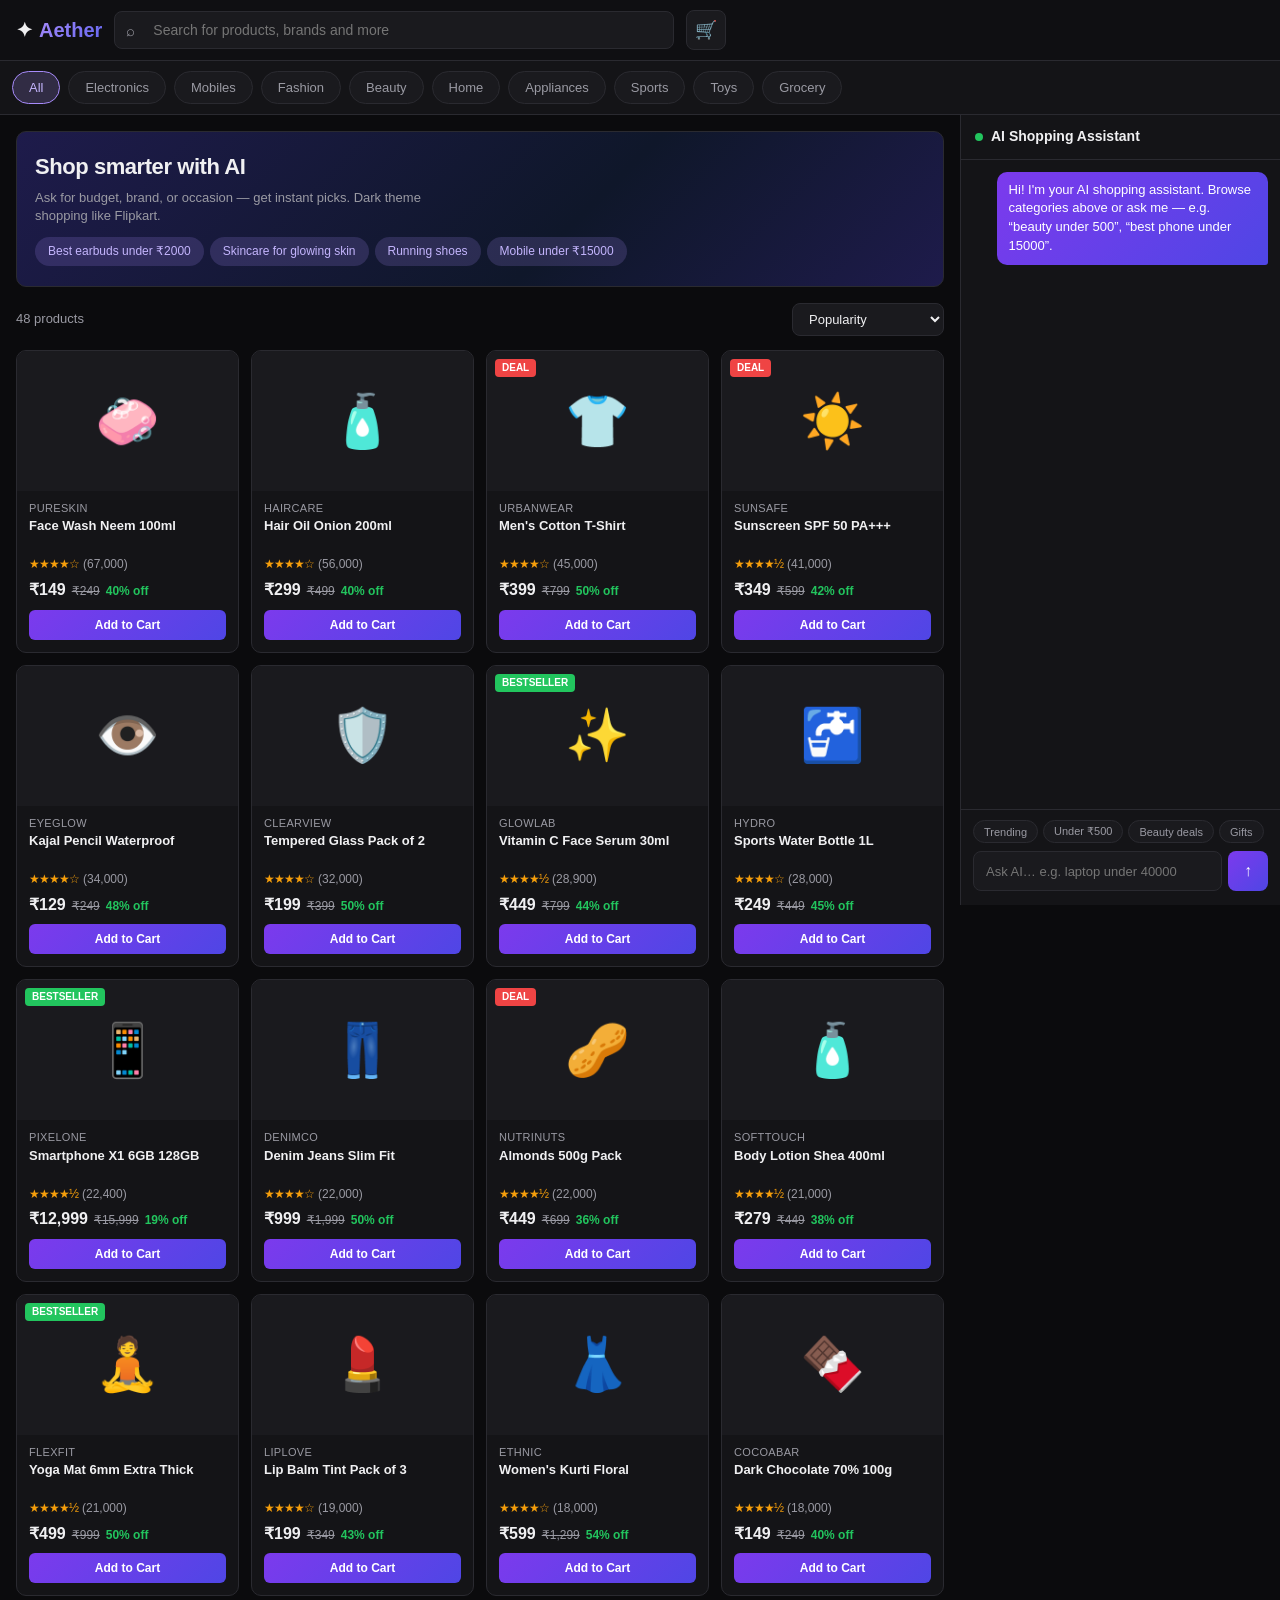
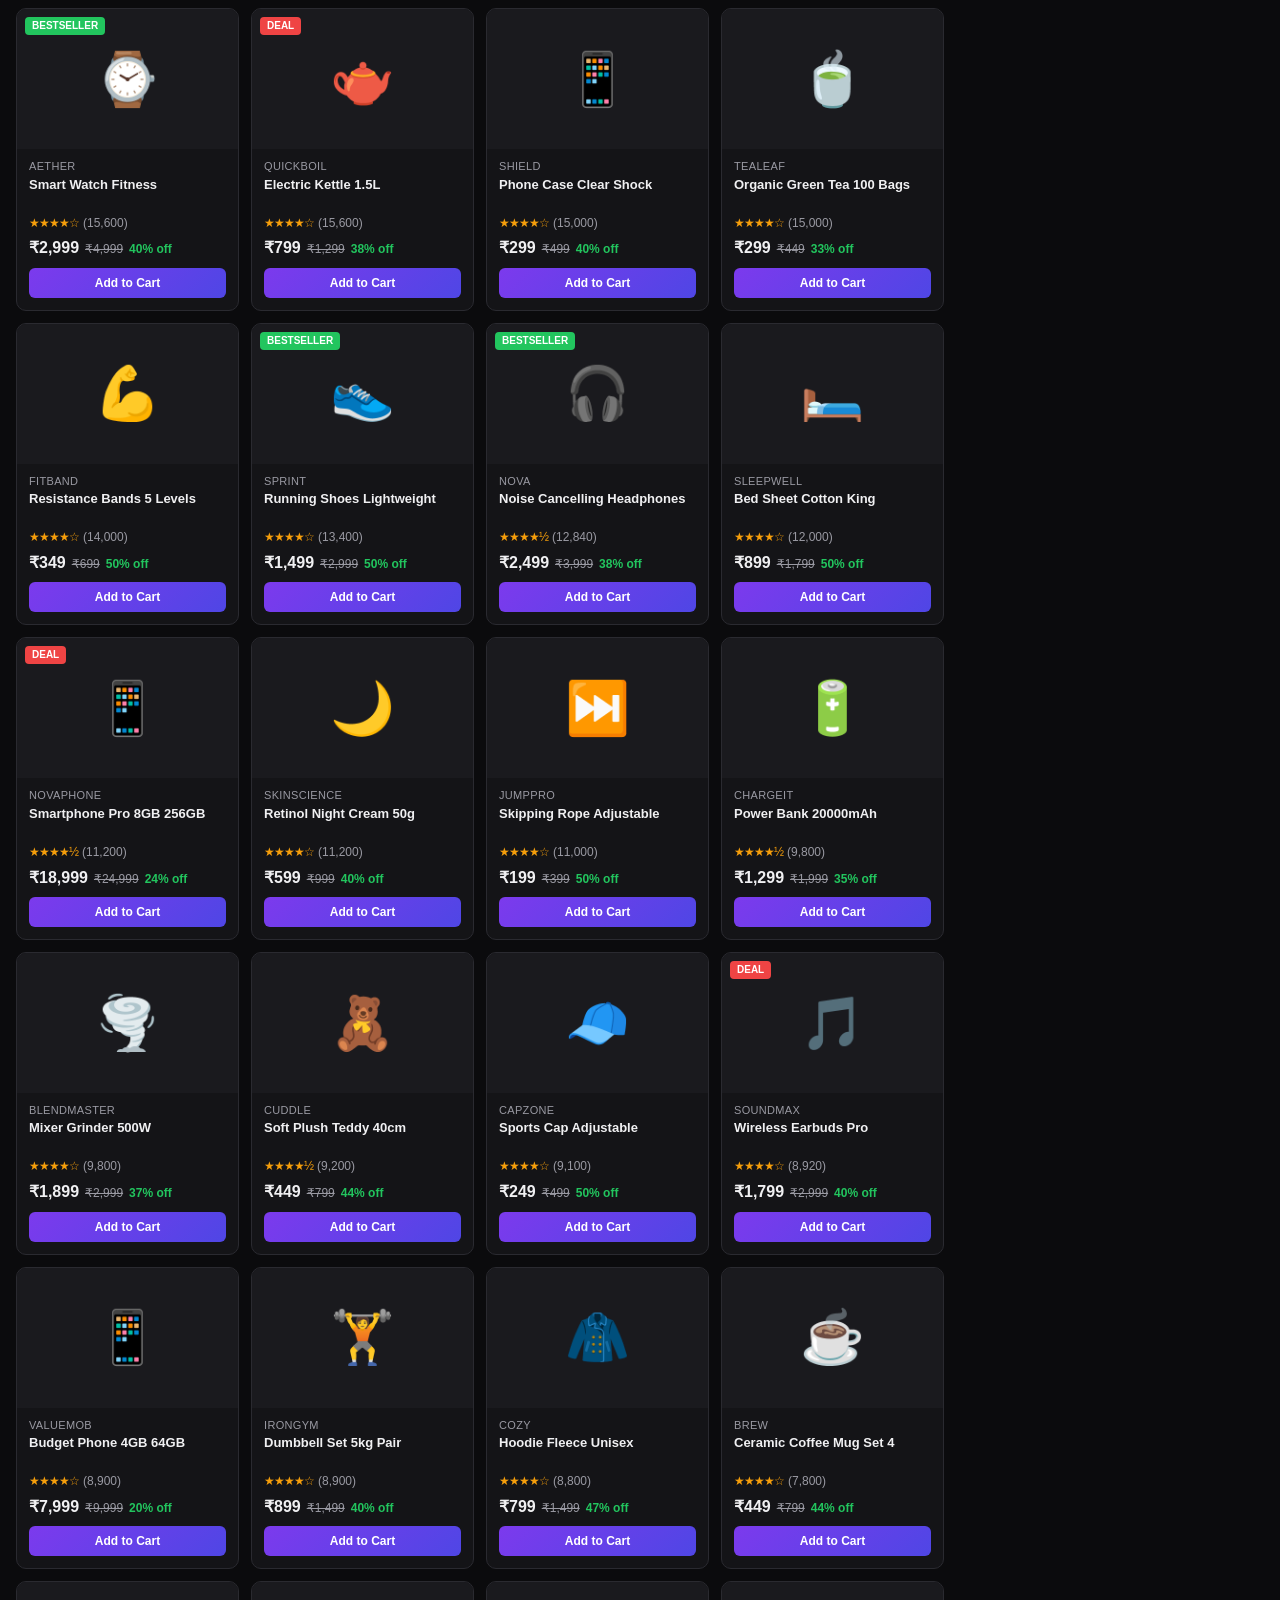
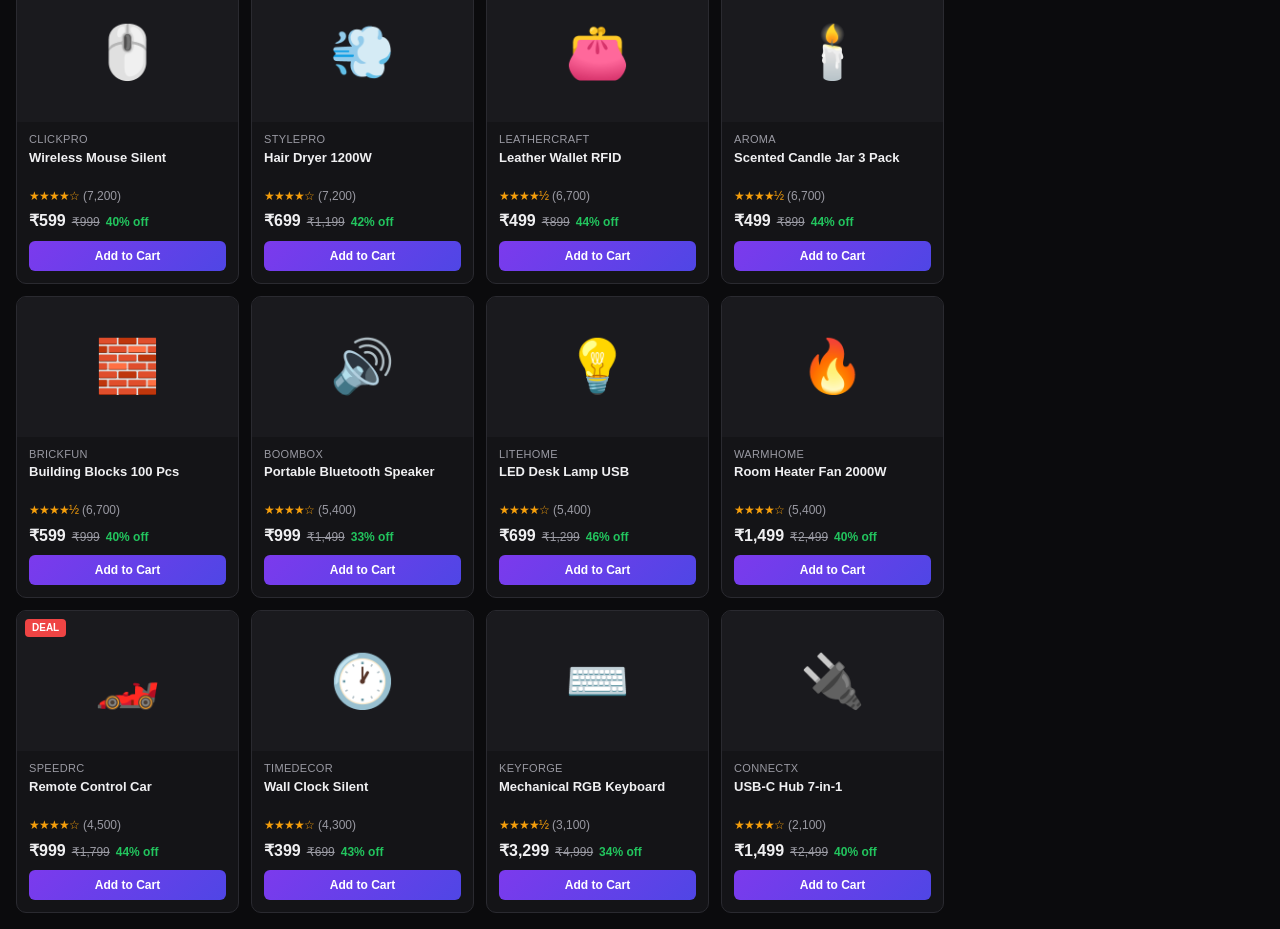
<file: aether.html>
<!DOCTYPE html>
<html lang="en">
<head>
  <meta charset="UTF-8">
  <meta name="viewport" content="width=device-width, initial-scale=1.0">
  <title>Aether — AI Shopping</title>
  <style>
    :root {
      --bg: #0b0b0d;
      --surface: #141417;
      --surface2: #1a1a1e;
      --surface3: #222228;
      --border: #2a2a30;
      --text: #f0f0f2;
      --muted: #9a9aa3;
      --accent: #a78bfa;
      --accent2: #c4b5fd;
      --green: #22c55e;
      --red: #ef4444;
      --orange: #f59e0b;
      --blue: #3b82f6;
      --radius: 10px;
    }
    * { box-sizing: border-box; margin: 0; padding: 0; }
    body {
      font-family: -apple-system, BlinkMacSystemFont, "Segoe UI", Roboto, Arial, sans-serif;
      background: var(--bg);
      color: var(--text);
      min-height: 100vh;
      line-height: 1.4;
      font-size: 14px;
    }
    header {
      position: sticky; top: 0; z-index: 100;
      background: #0f0f12;
      border-bottom: 1px solid var(--border);
      padding: 10px 16px;
      display: flex; align-items: center; gap: 12px; flex-wrap: wrap;
    }
    .logo {
      font-weight: 700; font-size: 20px; text-decoration: none; color: var(--text);
      display: flex; align-items: center; gap: 6px; white-space: nowrap;
    }
    .logo span {
      background: linear-gradient(135deg, #a78bfa, #6366f1);
      -webkit-background-clip: text; -webkit-text-fill-color: transparent;
    }
    .search-wrap {
      flex: 1; min-width: 180px; max-width: 560px; position: relative;
    }
    .search-wrap input {
      width: 100%; padding: 10px 14px 10px 38px;
      background: var(--surface2); border: 1px solid var(--border);
      border-radius: 8px; color: var(--text); font-size: 14px; outline: none;
    }
    .search-wrap input:focus { border-color: var(--accent); }
    .search-wrap .s-icon {
      position: absolute; left: 12px; top: 50%; transform: translateY(-50%);
      color: var(--muted); font-size: 15px; pointer-events: none;
    }
    .header-right { display: flex; align-items: center; gap: 8px; }
    .icon-btn {
      position: relative; width: 40px; height: 40px; border-radius: 8px;
      background: var(--surface2); border: 1px solid var(--border);
      color: var(--text); cursor: pointer; font-size: 18px;
      display: flex; align-items: center; justify-content: center;
    }
    .icon-btn:hover { border-color: var(--accent); }
    .badge-count {
      position: absolute; top: -5px; right: -5px;
      background: var(--accent); color: #fff; font-size: 10px; font-weight: 700;
      min-width: 17px; height: 17px; border-radius: 999px;
      display: none; align-items: center; justify-content: center; padding: 0 4px;
    }
    .cat-strip {
      background: var(--surface);
      border-bottom: 1px solid var(--border);
      padding: 10px 12px;
      display: flex; gap: 8px; overflow-x: auto;
      scrollbar-width: none;
    }
    .cat-strip::-webkit-scrollbar { display: none; }
    .cat-chip {
      flex-shrink: 0; padding: 8px 16px; border-radius: 999px;
      background: var(--surface2); border: 1px solid var(--border);
      color: var(--muted); font-size: 13px; font-weight: 500;
      cursor: pointer; white-space: nowrap; font-family: inherit;
      transition: all 0.15s;
    }
    .cat-chip:hover { color: var(--text); border-color: var(--muted); }
    .cat-chip.active {
      background: rgba(167,139,250,0.2);
      color: var(--accent2);
      border-color: var(--accent);
    }
    .layout {
      display: grid;
      grid-template-columns: 1fr 320px;
      max-width: 1440px;
      margin: 0 auto;
      min-height: calc(100vh - 110px);
    }
    @media (max-width: 960px) {
      .layout { grid-template-columns: 1fr; }
      .ai-side { display: none !important; }
      .ai-side.open {
        display: flex !important; position: fixed; inset: 0; z-index: 200;
        max-width: none;
      }
    }
    main { padding: 16px; overflow-x: hidden; }
    .banner {
      background: linear-gradient(135deg, #1e1b4b 0%, #0f172a 60%, #1e1b4b 100%);
      border: 1px solid var(--border);
      border-radius: var(--radius);
      padding: 20px 18px;
      margin-bottom: 16px;
    }
    .banner h1 { font-size: 22px; font-weight: 700; margin-bottom: 6px; letter-spacing: -0.02em; }
    .banner p { color: var(--muted); font-size: 13px; margin-bottom: 12px; max-width: 420px; }
    .banner-tags { display: flex; flex-wrap: wrap; gap: 6px; }
    .b-tag {
      padding: 5px 12px; border-radius: 999px; font-size: 12px;
      background: rgba(167,139,250,0.18); color: var(--accent2);
      cursor: pointer; border: 1px solid transparent;
    }
    .b-tag:hover { border-color: var(--accent); }
    .toolbar {
      display: flex; flex-wrap: wrap; align-items: center; gap: 10px;
      margin-bottom: 14px; justify-content: space-between;
    }
    .results-count { font-size: 13px; color: var(--muted); }
    .sort-select {
      padding: 7px 12px; background: var(--surface2); border: 1px solid var(--border);
      border-radius: 8px; color: var(--text); font-size: 13px; font-family: inherit;
    }
    .product-grid {
      display: grid;
      grid-template-columns: repeat(auto-fill, minmax(170px, 1fr));
      gap: 12px;
    }
    @media (min-width: 700px) {
      .product-grid { grid-template-columns: repeat(auto-fill, minmax(190px, 1fr)); }
    }
    .card {
      background: var(--surface);
      border: 1px solid var(--border);
      border-radius: var(--radius);
      overflow: hidden;
      display: flex; flex-direction: column;
      transition: border-color 0.15s, transform 0.15s;
    }
    .card:hover { border-color: var(--accent); transform: translateY(-2px); }
    .card-img {
      height: 140px;
      background: var(--surface2);
      display: flex; align-items: center; justify-content: center;
      font-size: 52px;
      position: relative;
    }
    .card-badge {
      position: absolute; top: 8px; left: 8px;
      background: var(--green); color: #fff;
      font-size: 10px; font-weight: 700; padding: 2px 7px;
      border-radius: 4px; text-transform: uppercase;
    }
    .card-badge.deal { background: var(--red); }
    .card-body { padding: 10px 12px 12px; flex: 1; display: flex; flex-direction: column; }
    .card-brand { font-size: 11px; color: var(--muted); text-transform: uppercase; letter-spacing: 0.03em; margin-bottom: 2px; }
    .card-name {
      font-size: 13px; font-weight: 600; margin-bottom: 4px;
      display: -webkit-box; -webkit-line-clamp: 2; -webkit-box-orient: vertical; overflow: hidden;
      line-height: 1.3; min-height: 34px;
    }
    .card-rating {
      display: flex; align-items: center; gap: 4px; margin-bottom: 6px; font-size: 12px;
    }
    .stars { color: var(--orange); letter-spacing: -1px; }
    .rating-num { color: var(--muted); }
    .card-price-row { display: flex; align-items: baseline; gap: 6px; flex-wrap: wrap; margin-bottom: 8px; }
    .card-price { font-size: 16px; font-weight: 700; }
    .card-old { font-size: 12px; color: var(--muted); text-decoration: line-through; }
    .card-off { font-size: 12px; color: var(--green); font-weight: 600; }
    .card-actions { margin-top: auto; display: flex; gap: 6px; }
    .btn-add {
      flex: 1; padding: 8px; border-radius: 6px; border: none;
      background: linear-gradient(135deg, #7c3aed, #4f46e5);
      color: #fff; font-size: 12px; font-weight: 600; cursor: pointer;
      font-family: inherit;
    }
    .btn-add:hover { filter: brightness(1.1); }
    .empty {
      grid-column: 1 / -1; text-align: center; padding: 48px 20px; color: var(--muted);
    }
    .ai-side {
      background: var(--surface);
      border-left: 1px solid var(--border);
      display: flex; flex-direction: column;
      height: calc(100vh - 110px);
      position: sticky; top: 110px;
    }
    .ai-head {
      padding: 12px 14px; border-bottom: 1px solid var(--border);
      display: flex; align-items: center; justify-content: space-between;
    }
    .ai-head h2 { font-size: 14px; font-weight: 600; display: flex; align-items: center; gap: 8px; }
    .ai-dot {
      width: 8px; height: 8px; background: var(--green); border-radius: 50%;
      animation: pulse 2s infinite;
    }
    @keyframes pulse { 0%,100%{opacity:1} 50%{opacity:.35} }
    .ai-close {
      display: none; background: none; border: none; color: var(--muted);
      font-size: 18px; cursor: pointer;
    }
    @media (max-width: 960px) { .ai-close { display: block; } }
    .ai-msgs {
      flex: 1; overflow-y: auto; padding: 12px; display: flex; flex-direction: column; gap: 10px;
    }
    .msg {
      max-width: 92%; padding: 9px 12px; border-radius: 10px; font-size: 13px; line-height: 1.45;
    }
    .msg.ai {
      background: var(--surface2); border: 1px solid var(--border);
      align-self: flex-start; border-bottom-left-radius: 3px;
    }
    .msg.user {
      background: linear-gradient(135deg, #7c3aed, #4f46e5); color: #fff;
      align-self: flex-end; border-bottom-right-radius: 3px;
    }
    .msg .sug {
      display: block; margin-top: 6px; padding: 5px 9px;
      background: rgba(167,139,250,0.15); border-radius: 6px;
      font-size: 12px; color: var(--accent2); cursor: pointer;
      border: 1px solid transparent;
    }
    .msg .sug:hover { border-color: var(--accent); }
    .ai-foot { padding: 10px 12px 14px; border-top: 1px solid var(--border); }
    .ai-chips { display: flex; flex-wrap: wrap; gap: 5px; margin-bottom: 8px; }
    .chip {
      padding: 4px 10px; font-size: 11px; background: var(--surface2);
      border: 1px solid var(--border); border-radius: 999px; color: var(--muted);
      cursor: pointer; font-family: inherit;
    }
    .chip:hover { color: var(--accent2); border-color: var(--accent); }
    .ai-row { display: flex; gap: 6px; }
    .ai-row input {
      flex: 1; padding: 9px 12px; background: var(--surface2);
      border: 1px solid var(--border); border-radius: 8px; color: var(--text);
      font-size: 13px; outline: none; font-family: inherit;
    }
    .ai-row input:focus { border-color: var(--accent); }
    .ai-go {
      width: 40px; height: 40px; border-radius: 8px; border: none;
      background: linear-gradient(135deg, #7c3aed, #4f46e5); color: #fff;
      font-size: 16px; cursor: pointer; display: flex; align-items: center; justify-content: center;
    }
    .cart-bg {
      position: fixed; inset: 0; background: rgba(0,0,0,0.65); z-index: 300;
      display: none; justify-content: flex-end;
    }
    .cart-bg.open { display: flex; }
    .cart-panel {
      width: 100%; max-width: 380px; background: var(--surface); height: 100%;
      display: flex; flex-direction: column; border-left: 1px solid var(--border);
      animation: slide 0.22s ease;
    }
    @keyframes slide { from{transform:translateX(100%)} to{transform:translateX(0)} }
    .cart-h {
      padding: 14px 16px; border-bottom: 1px solid var(--border);
      display: flex; justify-content: space-between; align-items: center;
    }
    .cart-h h2 { font-size: 16px; }
    .cart-body { flex: 1; overflow-y: auto; padding: 12px 16px; }
    .cart-item {
      display: flex; gap: 12px; padding: 12px 0; border-bottom: 1px solid var(--border);
    }
    .cart-item-img {
      width: 56px; height: 56px; background: var(--surface2); border-radius: 8px;
      display: flex; align-items: center; justify-content: center; font-size: 26px; flex-shrink: 0;
    }
    .cart-item-info { flex: 1; min-width: 0; }
    .cart-item-name { font-size: 13px; font-weight: 500; margin-bottom: 2px; }
    .cart-item-price { font-size: 13px; color: var(--muted); }
    .qty-row { display: flex; align-items: center; gap: 8px; margin-top: 6px; }
    .qty-btn {
      width: 26px; height: 26px; border-radius: 6px; background: var(--surface2);
      border: 1px solid var(--border); color: var(--text); cursor: pointer; font-size: 14px;
      display: flex; align-items: center; justify-content: center;
    }
    .cart-foot { padding: 14px 16px; border-top: 1px solid var(--border); }
    .cart-total { display: flex; justify-content: space-between; font-size: 16px; font-weight: 700; margin-bottom: 12px; }
    .btn-checkout {
      width: 100%; padding: 12px; border: none; border-radius: 8px;
      background: linear-gradient(135deg, #7c3aed, #4f46e5); color: #fff;
      font-size: 14px; font-weight: 600; cursor: pointer; font-family: inherit;
    }
    .empty-cart { text-align: center; padding: 40px 16px; color: var(--muted); }
    .toast {
      position: fixed; bottom: 24px; left: 50%; transform: translateX(-50%) translateY(16px);
      background: var(--surface3); border: 1px solid var(--border); color: var(--text);
      padding: 10px 18px; border-radius: 8px; font-size: 13px; z-index: 400;
      opacity: 0; transition: all 0.2s; pointer-events: none;
    }
    .toast.show { opacity: 1; transform: translateX(-50%) translateY(0); }
    .fab-ai {
      display: none; position: fixed; bottom: 20px; right: 20px;
      width: 54px; height: 54px; border-radius: 14px;
      background: linear-gradient(135deg, #7c3aed, #4f46e5); border: none;
      color: #fff; font-size: 22px; cursor: pointer; z-index: 90;
      box-shadow: 0 6px 20px rgba(124,58,237,0.45);
      align-items: center; justify-content: center;
    }
    @media (max-width: 960px) { .fab-ai { display: flex; } }
  </style>
</head>
<body>
  <header>
    <a href="#" class="logo" id="logo">✦ <span>Aether</span></a>
    <div class="search-wrap">
      <span class="s-icon">⌕</span>
      <input type="search" id="search" placeholder="Search for products, brands and more" autocomplete="off">
    </div>
    <div class="header-right">
      <button class="icon-btn" id="cart-btn" title="Cart">🛒<span class="badge-count" id="cart-count">0</span></button>
    </div>
  </header>

  <div class="cat-strip" id="cat-strip">
    <button class="cat-chip active" data-cat="all">All</button>
    <button class="cat-chip" data-cat="Electronics">Electronics</button>
    <button class="cat-chip" data-cat="Mobiles">Mobiles</button>
    <button class="cat-chip" data-cat="Fashion">Fashion</button>
    <button class="cat-chip" data-cat="Beauty">Beauty</button>
    <button class="cat-chip" data-cat="Home">Home</button>
    <button class="cat-chip" data-cat="Appliances">Appliances</button>
    <button class="cat-chip" data-cat="Sports">Sports</button>
    <button class="cat-chip" data-cat="Toys">Toys</button>
    <button class="cat-chip" data-cat="Grocery">Grocery</button>
  </div>

  <div class="layout">
    <main>
      <div class="banner">
        <h1>Shop smarter with AI</h1>
        <p>Ask for budget, brand, or occasion — get instant picks. Dark theme shopping like Flipkart.</p>
        <div class="banner-tags">
          <span class="b-tag" data-q="best earbuds under 2000">Best earbuds under ₹2000</span>
          <span class="b-tag" data-q="skincare for glowing skin">Skincare for glowing skin</span>
          <span class="b-tag" data-q="running shoes">Running shoes</span>
          <span class="b-tag" data-q="mobile under 15000">Mobile under ₹15000</span>
        </div>
      </div>

      <div class="toolbar">
        <div class="results-count" id="results-count">Loading…</div>
        <select class="sort-select" id="sort">
          <option value="popular">Popularity</option>
          <option value="price-asc">Price: Low to High</option>
          <option value="price-desc">Price: High to Low</option>
          <option value="rating">Customer Rating</option>
          <option value="discount">Discount</option>
        </select>
      </div>

      <div class="product-grid" id="grid"></div>
    </main>

    <aside class="ai-side" id="ai-side">
      <div class="ai-head">
        <h2><span class="ai-dot"></span> AI Shopping Assistant</h2>
        <button class="ai-close" id="ai-close">✕</button>
      </div>
      <div class="ai-msgs" id="ai-msgs"></div>
      <div class="ai-foot">
        <div class="ai-chips" id="ai-chips">
          <button class="chip" data-q="What's trending?">Trending</button>
          <button class="chip" data-q="Under ₹500">Under ₹500</button>
          <button class="chip" data-q="Beauty deals">Beauty deals</button>
          <button class="chip" data-q="Gift ideas">Gifts</button>
        </div>
        <div class="ai-row">
          <input type="text" id="ai-input" placeholder="Ask AI… e.g. laptop under 40000" autocomplete="off">
          <button class="ai-go" id="ai-go">↑</button>
        </div>
      </div>
    </aside>
  </div>

  <button class="fab-ai" id="fab-ai">✦</button>

  <div class="cart-bg" id="cart-bg">
    <div class="cart-panel">
      <div class="cart-h">
        <h2>My Cart</h2>
        <button class="icon-btn" id="cart-close" style="width:32px;height:32px;font-size:14px">✕</button>
      </div>
      <div class="cart-body" id="cart-body"></div>
      <div class="cart-foot">
        <div class="cart-total"><span>Total</span><span id="cart-total">₹0</span></div>
        <button class="btn-checkout" id="checkout">Place Order (Demo)</button>
      </div>
    </div>
  </div>

  <div class="toast" id="toast"></div>

  <script>
(function () {
  const mem = {};
  function safeGet(k, fb) {
    try { if (typeof localStorage !== 'undefined') { const v = localStorage.getItem(k); return v != null ? v : fb; } } catch (e) {}
    return mem[k] !== undefined ? mem[k] : fb;
  }
  function safeSet(k, v) {
    try { if (typeof localStorage !== 'undefined') { localStorage.setItem(k, v); return; } } catch (e) {}
    mem[k] = v;
  }

  const PRODUCTS = [
    { id:1,  name:"Noise Cancelling Headphones", brand:"Nova", cat:"Electronics", price:2499, old:3999, emoji:"🎧", rating:4.4, reviews:12840, badge:"Bestseller", tags:["headphones","audio","wireless"] },
    { id:2,  name:"Wireless Earbuds Pro", brand:"SoundMax", cat:"Electronics", price:1799, old:2999, emoji:"🎵", rating:4.3, reviews:8920, badge:"Deal", tags:["earbuds","audio"] },
    { id:3,  name:"Portable Bluetooth Speaker", brand:"BoomBox", cat:"Electronics", price:999, old:1499, emoji:"🔊", rating:4.2, reviews:5400, tags:["speaker","audio"] },
    { id:4,  name:"Mechanical RGB Keyboard", brand:"KeyForge", cat:"Electronics", price:3299, old:4999, emoji:"⌨️", rating:4.5, reviews:3100, tags:["keyboard","gaming"] },
    { id:5,  name:"Wireless Mouse Silent", brand:"ClickPro", cat:"Electronics", price:599, old:999, emoji:"🖱️", rating:4.1, reviews:7200, tags:["mouse","office"] },
    { id:6,  name:"USB-C Hub 7-in-1", brand:"ConnectX", cat:"Electronics", price:1499, old:2499, emoji:"🔌", rating:4.0, reviews:2100, tags:["hub","laptop"] },
    { id:7,  name:"Smart Watch Fitness", brand:"Aether", cat:"Electronics", price:2999, old:4999, emoji:"⌚", rating:4.3, reviews:15600, badge:"Bestseller", tags:["watch","fitness"] },
    { id:8,  name:"Power Bank 20000mAh", brand:"ChargeIt", cat:"Electronics", price:1299, old:1999, emoji:"🔋", rating:4.4, reviews:9800, tags:["powerbank","mobile"] },
    { id:9,  name:"Smartphone X1 6GB 128GB", brand:"PixelOne", cat:"Mobiles", price:12999, old:15999, emoji:"📱", rating:4.4, reviews:22400, badge:"Bestseller", tags:["phone","mobile"] },
    { id:10, name:"Smartphone Pro 8GB 256GB", brand:"NovaPhone", cat:"Mobiles", price:18999, old:24999, emoji:"📱", rating:4.5, reviews:11200, badge:"Deal", tags:["phone","mobile"] },
    { id:11, name:"Budget Phone 4GB 64GB", brand:"ValueMob", cat:"Mobiles", price:7999, old:9999, emoji:"📱", rating:4.1, reviews:8900, tags:["phone","budget"] },
    { id:12, name:"Phone Case Clear Shock", brand:"Shield", cat:"Mobiles", price:299, old:499, emoji:"📱", rating:4.2, reviews:15000, tags:["case","accessory"] },
    { id:13, name:"Tempered Glass Pack of 2", brand:"ClearView", cat:"Mobiles", price:199, old:399, emoji:"🛡️", rating:4.0, reviews:32000, tags:["screen","protector"] },
    { id:14, name:"Men's Cotton T-Shirt", brand:"UrbanWear", cat:"Fashion", price:399, old:799, emoji:"👕", rating:4.2, reviews:45000, badge:"Deal", tags:["tshirt","men"] },
    { id:15, name:"Women's Kurti Floral", brand:"Ethnic", cat:"Fashion", price:599, old:1299, emoji:"👗", rating:4.3, reviews:18000, tags:["kurti","women"] },
    { id:16, name:"Denim Jeans Slim Fit", brand:"DenimCo", cat:"Fashion", price:999, old:1999, emoji:"👖", rating:4.1, reviews:22000, tags:["jeans","men"] },
    { id:17, name:"Leather Wallet RFID", brand:"LeatherCraft", cat:"Fashion", price:499, old:899, emoji:"👛", rating:4.4, reviews:6700, tags:["wallet","accessory"] },
    { id:18, name:"Sports Cap Adjustable", brand:"CapZone", cat:"Fashion", price:249, old:499, emoji:"🧢", rating:4.0, reviews:9100, tags:["cap","accessory"] },
    { id:19, name:"Running Shoes Lightweight", brand:"Sprint", cat:"Fashion", price:1499, old:2999, emoji:"👟", rating:4.3, reviews:13400, badge:"Bestseller", tags:["shoes","running"] },
    { id:20, name:"Hoodie Fleece Unisex", brand:"Cozy", cat:"Fashion", price:799, old:1499, emoji:"🧥", rating:4.2, reviews:8800, tags:["hoodie","winter"] },
    { id:21, name:"Vitamin C Face Serum 30ml", brand:"GlowLab", cat:"Beauty", price:449, old:799, emoji:"✨", rating:4.5, reviews:28900, badge:"Bestseller", tags:["serum","skincare"] },
    { id:22, name:"Retinol Night Cream 50g", brand:"SkinScience", cat:"Beauty", price:599, old:999, emoji:"🌙", rating:4.3, reviews:11200, tags:["cream","skincare","night"] },
    { id:23, name:"Sunscreen SPF 50 PA+++", brand:"SunSafe", cat:"Beauty", price:349, old:599, emoji:"☀️", rating:4.4, reviews:41000, badge:"Deal", tags:["sunscreen","skincare"] },
    { id:24, name:"Hair Oil Onion 200ml", brand:"HairCare", cat:"Beauty", price:299, old:499, emoji:"🧴", rating:4.2, reviews:56000, tags:["hair","oil"] },
    { id:25, name:"Lip Balm Tint Pack of 3", brand:"LipLove", cat:"Beauty", price:199, old:349, emoji:"💄", rating:4.1, reviews:19000, tags:["lips","makeup"] },
    { id:26, name:"Face Wash Neem 100ml", brand:"PureSkin", cat:"Beauty", price:149, old:249, emoji:"🧼", rating:4.3, reviews:67000, tags:["facewash","skincare"] },
    { id:27, name:"Kajal Pencil Waterproof", brand:"EyeGlow", cat:"Beauty", price:129, old:249, emoji:"👁️", rating:4.2, reviews:34000, tags:["kajal","makeup","eyes"] },
    { id:28, name:"Body Lotion Shea 400ml", brand:"SoftTouch", cat:"Beauty", price:279, old:449, emoji:"🧴", rating:4.4, reviews:21000, tags:["body","lotion"] },
    { id:29, name:"LED Desk Lamp USB", brand:"LiteHome", cat:"Home", price:699, old:1299, emoji:"💡", rating:4.3, reviews:5400, tags:["lamp","desk"] },
    { id:30, name:"Ceramic Coffee Mug Set 4", brand:"Brew", cat:"Home", price:449, old:799, emoji:"☕", rating:4.2, reviews:7800, tags:["mug","kitchen"] },
    { id:31, name:"Bed Sheet Cotton King", brand:"SleepWell", cat:"Home", price:899, old:1799, emoji:"🛏️", rating:4.1, reviews:12000, tags:["bedsheet","bedroom"] },
    { id:32, name:"Wall Clock Silent", brand:"TimeDecor", cat:"Home", price:399, old:699, emoji:"🕐", rating:4.0, reviews:4300, tags:["clock","decor"] },
    { id:33, name:"Scented Candle Jar 3 Pack", brand:"Aroma", cat:"Home", price:499, old:899, emoji:"🕯️", rating:4.4, reviews:6700, tags:["candle","decor"] },
    { id:34, name:"Electric Kettle 1.5L", brand:"QuickBoil", cat:"Appliances", price:799, old:1299, emoji:"🫖", rating:4.3, reviews:15600, badge:"Deal", tags:["kettle","kitchen"] },
    { id:35, name:"Mixer Grinder 500W", brand:"BlendMaster", cat:"Appliances", price:1899, old:2999, emoji:"🌪️", rating:4.2, reviews:9800, tags:["mixer","kitchen"] },
    { id:36, name:"Hair Dryer 1200W", brand:"StylePro", cat:"Appliances", price:699, old:1199, emoji:"💨", rating:4.1, reviews:7200, tags:["dryer","beauty"] },
    { id:37, name:"Room Heater Fan 2000W", brand:"WarmHome", cat:"Appliances", price:1499, old:2499, emoji:"🔥", rating:4.0, reviews:5400, tags:["heater","winter"] },
    { id:38, name:"Yoga Mat 6mm Extra Thick", brand:"FlexFit", cat:"Sports", price:499, old:999, emoji:"🧘", rating:4.4, reviews:21000, badge:"Bestseller", tags:["yoga","fitness"] },
    { id:39, name:"Dumbbell Set 5kg Pair", brand:"IronGym", cat:"Sports", price:899, old:1499, emoji:"🏋️", rating:4.3, reviews:8900, tags:["dumbbell","gym"] },
    { id:40, name:"Resistance Bands 5 Levels", brand:"FitBand", cat:"Sports", price:349, old:699, emoji:"💪", rating:4.2, reviews:14000, tags:["bands","fitness"] },
    { id:41, name:"Sports Water Bottle 1L", brand:"Hydro", cat:"Sports", price:249, old:449, emoji:"🚰", rating:4.1, reviews:28000, tags:["bottle","sports"] },
    { id:42, name:"Skipping Rope Adjustable", brand:"JumpPro", cat:"Sports", price:199, old:399, emoji:"⏭️", rating:4.0, reviews:11000, tags:["rope","cardio"] },
    { id:43, name:"Building Blocks 100 Pcs", brand:"BrickFun", cat:"Toys", price:599, old:999, emoji:"🧱", rating:4.5, reviews:6700, tags:["blocks","kids"] },
    { id:44, name:"Remote Control Car", brand:"SpeedRC", cat:"Toys", price:999, old:1799, emoji:"🏎️", rating:4.2, reviews:4500, badge:"Deal", tags:["rc","car","kids"] },
    { id:45, name:"Soft Plush Teddy 40cm", brand:"Cuddle", cat:"Toys", price:449, old:799, emoji:"🧸", rating:4.4, reviews:9200, tags:["teddy","kids","gift"] },
    { id:46, name:"Organic Green Tea 100 Bags", brand:"TeaLeaf", cat:"Grocery", price:299, old:449, emoji:"🍵", rating:4.3, reviews:15000, tags:["tea","beverage"] },
    { id:47, name:"Almonds 500g Pack", brand:"NutriNuts", cat:"Grocery", price:449, old:699, emoji:"🥜", rating:4.4, reviews:22000, badge:"Deal", tags:["nuts","healthy"] },
    { id:48, name:"Dark Chocolate 70% 100g", brand:"CocoaBar", cat:"Grocery", price:149, old:249, emoji:"🍫", rating:4.5, reviews:18000, tags:["chocolate","snack"] }
  ];

  let cart = [];
  try { cart = JSON.parse(safeGet('aether_cart_v2', '[]')); if (!Array.isArray(cart)) cart = []; } catch (e) { cart = []; }
  let currentCat = 'all';
  let searchQ = '';
  let sortBy = 'popular';
  let filtered = PRODUCTS.slice();

  function fmt(n) { return '₹' + Number(n).toLocaleString('en-IN'); }
  function discount(p) {
    if (!p.old || p.old <= p.price) return 0;
    return Math.round((1 - p.price / p.old) * 100);
  }
  function toast(m) {
    const t = document.getElementById('toast');
    t.textContent = m;
    t.classList.add('show');
    setTimeout(function() { t.classList.remove('show'); }, 2200);
  }
  function stars(r) {
    var full = Math.floor(r);
    var half = r - full >= 0.3 ? 1 : 0;
    return '★'.repeat(full) + (half ? '½' : '') + '☆'.repeat(5 - full - half);
  }

  function applyFilters() {
    filtered = PRODUCTS.filter(function(p) {
      var catOk = currentCat === 'all' || p.cat === currentCat;
      var q = searchQ.toLowerCase().trim();
      var searchOk = !q ||
        p.name.toLowerCase().indexOf(q) !== -1 ||
        p.brand.toLowerCase().indexOf(q) !== -1 ||
        p.cat.toLowerCase().indexOf(q) !== -1 ||
        (p.tags && p.tags.some(function(t) { return t.indexOf(q) !== -1; }));
      return catOk && searchOk;
    });

    if (sortBy === 'price-asc') filtered.sort(function(a, b) { return a.price - b.price; });
    else if (sortBy === 'price-desc') filtered.sort(function(a, b) { return b.price - a.price; });
    else if (sortBy === 'rating') filtered.sort(function(a, b) { return b.rating - a.rating; });
    else if (sortBy === 'discount') filtered.sort(function(a, b) { return discount(b) - discount(a); });
    else filtered.sort(function(a, b) { return (b.reviews || 0) - (a.reviews || 0); });

    renderGrid();
  }

  function renderGrid() {
    var grid = document.getElementById('grid');
    var count = document.getElementById('results-count');
    count.textContent = filtered.length + ' product' + (filtered.length !== 1 ? 's' : '') +
      (currentCat !== 'all' ? ' in ' + currentCat : '') +
      (searchQ ? ' for “' + searchQ + '”' : '');

    if (!filtered.length) {
      grid.innerHTML = '<div class="empty">No products found. Try another category or ask the AI assistant.</div>';
      return;
    }

    grid.innerHTML = filtered.map(function(p) {
      var off = discount(p);
      var badgeClass = p.badge === 'Deal' ? 'deal' : '';
      return '<div class="card">' +
        '<div class="card-img">' + p.emoji +
        (p.badge ? '<span class="card-badge ' + badgeClass + '">' + p.badge + '</span>' : '') +
        '</div><div class="card-body">' +
        '<div class="card-brand">' + p.brand + '</div>' +
        '<div class="card-name">' + p.name + '</div>' +
        '<div class="card-rating"><span class="stars">' + stars(p.rating) + '</span> ' +
        '<span class="rating-num">(' + (p.reviews || 0).toLocaleString('en-IN') + ')</span></div>' +
        '<div class="card-price-row"><span class="card-price">' + fmt(p.price) + '</span>' +
        (p.old ? '<span class="card-old">' + fmt(p.old) + '</span>' : '') +
        (off ? '<span class="card-off">' + off + '% off</span>' : '') +
        '</div><div class="card-actions">' +
        '<button class="btn-add" data-add="' + p.id + '" type="button">Add to Cart</button>' +
        '</div></div></div>';
    }).join('');
  }

  function saveCart() {
    safeSet('aether_cart_v2', JSON.stringify(cart));
    updateCartBadge();
  }
  function updateCartBadge() {
    var n = cart.reduce(function(s, c) { return s + c.qty; }, 0);
    var el = document.getElementById('cart-count');
    if (n > 0) { el.style.display = 'flex'; el.textContent = n; }
    else el.style.display = 'none';
  }
  function addToCart(id) {
    var p = PRODUCTS.find(function(x) { return x.id === id; });
    if (!p) return;
    var ex = cart.find(function(c) { return c.id === id; });
    if (ex) ex.qty++; else cart.push({ id: id, qty: 1 });
    saveCart();
    toast('Added ' + p.name);
  }
  function changeQty(id, d) {
    var item = cart.find(function(c) { return c.id === id; });
    if (!item) return;
    item.qty += d;
    if (item.qty <= 0) cart = cart.filter(function(c) { return c.id !== id; });
    saveCart();
    renderCart();
  }
  function renderCart() {
    var body = document.getElementById('cart-body');
    if (!cart.length) {
      body.innerHTML = '<div class="empty-cart">Your cart is empty</div>';
      document.getElementById('cart-total').textContent = '₹0';
      return;
    }
    var total = 0;
    body.innerHTML = cart.map(function(c) {
      var p = PRODUCTS.find(function(x) { return x.id === c.id; });
      if (!p) return '';
      total += p.price * c.qty;
      return '<div class="cart-item"><div class="cart-item-img">' + p.emoji + '</div>' +
        '<div class="cart-item-info"><div class="cart-item-name">' + p.name + '</div>' +
        '<div class="cart-item-price">' + fmt(p.price) + ' × ' + c.qty + '</div>' +
        '<div class="qty-row">' +
        '<button class="qty-btn" data-qty="' + c.id + '" data-delta="-1" type="button">−</button>' +
        '<span>' + c.qty + '</span>' +
        '<button class="qty-btn" data-qty="' + c.id + '" data-delta="1" type="button">+</button>' +
        '</div></div></div>';
    }).join('');
    document.getElementById('cart-total').textContent = fmt(total);
  }

  function addMsg(text, isUser, suggestions) {
    var box = document.getElementById('ai-msgs');
    var div = document.createElement('div');
    div.className = 'msg ' + (isUser ? 'user' : 'ai');
    var html = text.replace(/\n/g, '<br>');
    if (suggestions && suggestions.length) {
      html += suggestions.map(function(s) {
        return '<span class="sug" data-q="' + s.replace(/"/g, '&quot;') + '">→ ' + s + '</span>';
      }).join('');
    }
    div.innerHTML = html;
    box.appendChild(div);
    box.scrollTop = box.scrollHeight;
    div.querySelectorAll('.sug').forEach(function(el) {
      el.addEventListener('click', function() {
        document.getElementById('ai-input').value = el.dataset.q;
        handleAI(el.dataset.q);
      });
    });
  }

  function getRecs(query, limit) {
    limit = limit || 6;
    var q = query.toLowerCase();
    var tokens = q.split(/\s+/).filter(function(t) { return t.length > 1; });
    var budgetMatch = q.match(/(?:under|below|less than)\s*₹?\s*(\d+)/i) || q.match(/₹\s*(\d+)/);
    var maxPrice = budgetMatch ? parseInt(budgetMatch[1], 10) : null;
    if (/under\s*500|under ₹500/i.test(q)) maxPrice = 500;
    if (/under\s*1000/i.test(q)) maxPrice = 1000;
    if (/under\s*2000/i.test(q)) maxPrice = 2000;
    if (/under\s*15000/i.test(q)) maxPrice = 15000;

    var list = PRODUCTS.slice();
    if (maxPrice != null) list = list.filter(function(p) { return p.price <= maxPrice; });

    if (/beauty|skincare|serum|cream|makeup|glow/i.test(q))
      list = list.filter(function(p) { return p.cat === 'Beauty' || /skin|beauty|hair|face|lip/i.test(p.name + (p.tags||[]).join(' ')); });
    if (/mobile|phone|smartphone/i.test(q))
      list = list.filter(function(p) { return p.cat === 'Mobiles' || /phone/i.test(p.name); });
    if (/earbud|headphone|audio|speaker/i.test(q))
      list = list.filter(function(p) { return /audio|earbud|headphone|speaker/i.test((p.tags||[]).join(' ') + p.name); });
    if (/shoe|run|sneaker/i.test(q))
      list = list.filter(function(p) { return /shoe|running|sneaker/i.test(p.name + (p.tags||[]).join(' ')); });
    if (/gift/i.test(q)) list = list.filter(function(p) { return p.price >= 299 && p.price <= 3000; });
    if (/trend|popular|best/i.test(q)) list = list.filter(function(p) { return p.badge || p.reviews > 10000; });

    var scored = list.map(function(p) {
      var s = 0;
      var hay = (p.name + ' ' + p.brand + ' ' + p.cat + ' ' + (p.tags || []).join(' ')).toLowerCase();
      tokens.forEach(function(t) { if (hay.indexOf(t) !== -1) s += 3; });
      s += (p.rating || 0);
      s += Math.min((p.reviews || 0) / 10000, 2);
      return { p: p, s: s };
    }).filter(function(x) { return x.s > 0 || maxPrice != null; })
      .sort(function(a, b) { return b.s - a.s; });

    if (scored.length) return scored.slice(0, limit).map(function(x) { return x.p; });
    return list.slice(0, limit);
  }

  function handleAI(raw) {
    var query = (raw || '').trim();
    if (!query) return;
    addMsg(query, true);
    document.getElementById('ai-input').value = '';

    setTimeout(function() {
      var lower = query.toLowerCase();
      if (/^(hi|hello|hey)\b/.test(lower)) {
        addMsg('Hi! Tell me what you need — category, budget, or product. Example: “beauty under 500” or “best phone under 15000”.', [
          'Beauty under ₹500', 'Mobile under ₹15000', 'Running shoes'
        ]);
        return;
      }
      if (/thank|thanks/.test(lower)) {
        addMsg('Happy to help! Anything else?');
        return;
      }

      var recs = getRecs(query, 8);
      filtered = recs;
      currentCat = 'all';
      document.querySelectorAll('.cat-chip').forEach(function(c) {
        c.classList.toggle('active', c.dataset.cat === 'all');
      });
      renderGrid();
      document.getElementById('results-count').textContent = 'AI picks for “' + query + '” (' + recs.length + ')';

      if (!recs.length) {
        addMsg('No matches. Try a different budget or category.');
        return;
      }
      var text = 'Here are my top picks:\n\n';
      recs.slice(0, 5).forEach(function(p, i) {
        text += (i + 1) + '. <strong>' + p.name + '</strong> — ' + fmt(p.price) + '\n';
      });
      text += '\nShowing them in the grid. Click Add to Cart or refine your ask.';
      addMsg(text, false, ['Show cheaper', 'Only Beauty', 'Add first to cart']);

      if (/add first|add the first|buy first/i.test(lower) && recs[0]) addToCart(recs[0].id);
    }, 350);
  }

  document.getElementById('grid').addEventListener('click', function(e) {
    var btn = e.target.closest('[data-add]');
    if (btn) addToCart(parseInt(btn.dataset.add, 10));
  });
  document.getElementById('cart-body').addEventListener('click', function(e) {
    var btn = e.target.closest('[data-qty]');
    if (btn) changeQty(parseInt(btn.dataset.qty, 10), parseInt(btn.dataset.delta, 10));
  });

  document.getElementById('cat-strip').addEventListener('click', function(e) {
    var chip = e.target.closest('.cat-chip');
    if (!chip) return;
    currentCat = chip.dataset.cat;
    searchQ = '';
    document.getElementById('search').value = '';
    document.querySelectorAll('.cat-chip').forEach(function(c) { c.classList.remove('active'); });
    chip.classList.add('active');
    applyFilters();
  });

  document.getElementById('search').addEventListener('input', function(e) {
    searchQ = e.target.value;
    applyFilters();
  });
  document.getElementById('search').addEventListener('keydown', function(e) {
    if (e.key === 'Enter' && searchQ.trim()) handleAI(searchQ);
  });
  document.getElementById('sort').addEventListener('change', function(e) {
    sortBy = e.target.value;
    applyFilters();
  });

  document.querySelector('.banner-tags').addEventListener('click', function(e) {
    var t = e.target.closest('.b-tag');
    if (t) {
      handleAI(t.dataset.q);
      document.getElementById('ai-side').classList.add('open');
    }
  });

  document.getElementById('ai-go').addEventListener('click', function() {
    handleAI(document.getElementById('ai-input').value);
  });
  document.getElementById('ai-input').addEventListener('keydown', function(e) {
    if (e.key === 'Enter') handleAI(document.getElementById('ai-input').value);
  });
  document.getElementById('ai-chips').addEventListener('click', function(e) {
    var c = e.target.closest('.chip');
    if (c) handleAI(c.dataset.q);
  });

  document.getElementById('cart-btn').addEventListener('click', function() {
    renderCart();
    document.getElementById('cart-bg').classList.add('open');
  });
  document.getElementById('cart-close').addEventListener('click', function() {
    document.getElementById('cart-bg').classList.remove('open');
  });
  document.getElementById('cart-bg').addEventListener('click', function(e) {
    if (e.target.id === 'cart-bg') document.getElementById('cart-bg').classList.remove('open');
  });
  document.getElementById('checkout').addEventListener('click', function() {
    if (!cart.length) { toast('Cart is empty'); return; }
    toast('Demo only — order not placed');
  });

  document.getElementById('fab-ai').addEventListener('click', function() {
    document.getElementById('ai-side').classList.add('open');
  });
  document.getElementById('ai-close').addEventListener('click', function() {
    document.getElementById('ai-side').classList.remove('open');
  });
  document.getElementById('logo').addEventListener('click', function(e) {
    e.preventDefault();
    currentCat = 'all'; searchQ = ''; sortBy = 'popular';
    document.getElementById('search').value = '';
    document.getElementById('sort').value = 'popular';
    document.querySelectorAll('.cat-chip').forEach(function(c) {
      c.classList.toggle('active', c.dataset.cat === 'all');
    });
    applyFilters();
  });

  updateCartBadge();
  applyFilters();
  addMsg('Hi! I\'m your AI shopping assistant. Browse categories above or ask me — e.g. “beauty under 500”, “best phone under 15000”.', [
    'Beauty under ₹500', 'Mobile under ₹15000', 'Trending deals'
  ]);
})();
  </script>
</body>
</html>
</file>
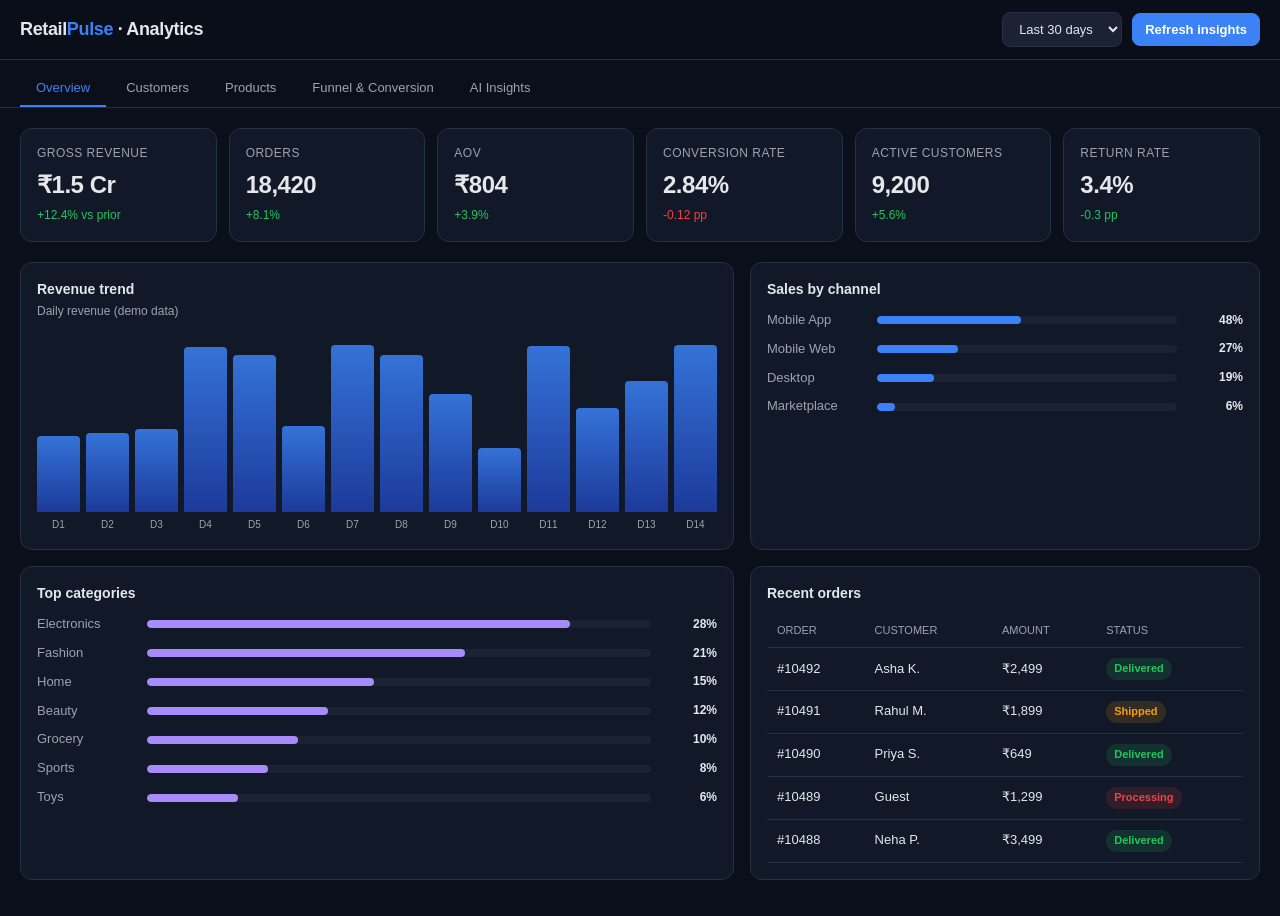
<file: retailpulse.html>
<!DOCTYPE html>
<html lang="en">
<head>
  <meta charset="UTF-8">
  <meta name="viewport" content="width=device-width, initial-scale=1.0">
  <title>RetailPulse — E-Commerce Business & Customer Analytics</title>
  <style>
    :root {
      --bg: #0b0f19;
      --surface: #111827;
      --surface2: #1a2234;
      --border: #243044;
      --text: #e5e7eb;
      --muted: #9ca3af;
      --accent: #3b82f6;
      --green: #22c55e;
      --red: #ef4444;
      --orange: #f59e0b;
      --purple: #a78bfa;
      --cyan: #22d3ee;
    }
    * { box-sizing: border-box; margin: 0; padding: 0; }
    body {
      font-family: -apple-system, BlinkMacSystemFont, "Segoe UI", Roboto, Arial, sans-serif;
      background: var(--bg); color: var(--text); min-height: 100vh; font-size: 14px; line-height: 1.45;
    }
    header {
      position: sticky; top: 0; z-index: 50;
      background: rgba(11,15,25,0.92); backdrop-filter: blur(10px);
      border-bottom: 1px solid var(--border);
      padding: 12px 20px; display: flex; align-items: center; justify-content: space-between; gap: 12px; flex-wrap: wrap;
    }
    .logo { font-weight: 700; font-size: 18px; letter-spacing: -0.02em; }
    .logo span { color: var(--accent); }
    .header-right { display: flex; align-items: center; gap: 10px; flex-wrap: wrap; }
    select, .btn {
      font-family: inherit; font-size: 13px; padding: 8px 12px;
      background: var(--surface2); border: 1px solid var(--border); border-radius: 8px; color: var(--text); cursor: pointer;
    }
    .btn-primary { background: var(--accent); border-color: var(--accent); color: #fff; font-weight: 600; }
    .btn-primary:hover { filter: brightness(1.08); }
    nav.tabs {
      display: flex; gap: 4px; padding: 10px 20px 0; border-bottom: 1px solid var(--border);
      overflow-x: auto; background: var(--bg);
    }
    .tab {
      padding: 10px 16px; border: none; background: transparent; color: var(--muted);
      font-size: 13px; font-weight: 500; cursor: pointer; border-bottom: 2px solid transparent;
      white-space: nowrap; font-family: inherit;
    }
    .tab:hover { color: var(--text); }
    .tab.active { color: var(--accent); border-bottom-color: var(--accent); }
    main { max-width: 1280px; margin: 0 auto; padding: 20px; }
    .view { display: none; }
    .view.active { display: block; }
    .kpi-grid {
      display: grid; grid-template-columns: repeat(auto-fit, minmax(180px, 1fr)); gap: 12px; margin-bottom: 20px;
    }
    .kpi {
      background: var(--surface); border: 1px solid var(--border); border-radius: 12px; padding: 16px;
    }
    .kpi .label { font-size: 12px; color: var(--muted); text-transform: uppercase; letter-spacing: 0.04em; margin-bottom: 6px; }
    .kpi .value { font-size: 24px; font-weight: 700; letter-spacing: -0.02em; }
    .kpi .delta { font-size: 12px; margin-top: 4px; }
    .delta.up { color: var(--green); }
    .delta.down { color: var(--red); }
    .grid-2 { display: grid; grid-template-columns: 1.4fr 1fr; gap: 16px; margin-bottom: 16px; }
    .grid-3 { display: grid; grid-template-columns: repeat(3, 1fr); gap: 16px; margin-bottom: 16px; }
    @media (max-width: 900px) {
      .grid-2, .grid-3 { grid-template-columns: 1fr; }
    }
    .card {
      background: var(--surface); border: 1px solid var(--border); border-radius: 12px; padding: 16px;
    }
    .card h3 { font-size: 14px; font-weight: 600; margin-bottom: 12px; color: var(--text); }
    .card .sub { font-size: 12px; color: var(--muted); margin-top: -8px; margin-bottom: 12px; }
    table { width: 100%; border-collapse: collapse; font-size: 13px; }
    th { text-align: left; padding: 8px 10px; color: var(--muted); font-weight: 500; font-size: 11px; text-transform: uppercase; border-bottom: 1px solid var(--border); }
    td { padding: 10px; border-bottom: 1px solid var(--border); }
    tr:hover td { background: rgba(59,130,246,0.06); }
    .bar-row { display: flex; align-items: center; gap: 10px; margin-bottom: 10px; font-size: 13px; }
    .bar-label { width: 100px; flex-shrink: 0; color: var(--muted); overflow: hidden; text-overflow: ellipsis; white-space: nowrap; }
    .bar-track { flex: 1; height: 8px; background: var(--surface2); border-radius: 4px; overflow: hidden; }
    .bar-fill { height: 100%; border-radius: 4px; background: var(--accent); }
    .bar-val { width: 56px; text-align: right; font-weight: 600; font-size: 12px; }
    .funnel-step {
      display: flex; align-items: center; gap: 12px; margin-bottom: 8px;
    }
    .funnel-box {
      flex: 1; padding: 12px 14px; border-radius: 8px; background: var(--surface2);
      display: flex; justify-content: space-between; align-items: center;
    }
    .funnel-box strong { font-size: 16px; }
    .chip {
      display: inline-block; padding: 3px 8px; border-radius: 999px; font-size: 11px; font-weight: 600;
    }
    .chip.high { background: rgba(34,197,94,0.15); color: var(--green); }
    .chip.med { background: rgba(245,158,11,0.15); color: var(--orange); }
    .chip.low { background: rgba(239,68,68,0.15); color: var(--red); }
    .segment-card {
      background: var(--surface2); border-radius: 10px; padding: 14px; border: 1px solid var(--border);
    }
    .segment-card h4 { font-size: 13px; margin-bottom: 6px; }
    .segment-card p { font-size: 12px; color: var(--muted); margin-bottom: 8px; }
    .insight {
      border-left: 3px solid var(--accent); padding: 10px 14px; background: var(--surface2);
      border-radius: 0 8px 8px 0; margin-bottom: 10px; font-size: 13px;
    }
    .insight strong { color: var(--cyan); }
    .chart-placeholder {
      height: 180px; display: flex; align-items: flex-end; gap: 6px; padding-top: 10px;
    }
    .chart-bar {
      flex: 1; background: linear-gradient(180deg, var(--accent), #1e40af); border-radius: 4px 4px 0 0;
      min-height: 8px; position: relative; opacity: 0.85;
    }
    .chart-bar:hover { opacity: 1; }
    .chart-labels {
      display: flex; gap: 6px; margin-top: 6px; font-size: 10px; color: var(--muted);
    }
    .chart-labels span { flex: 1; text-align: center; }
    .empty-note { color: var(--muted); font-size: 13px; text-align: center; padding: 24px; }
  </style>
</head>
<body>
  <header>
    <div class="logo">Retail<span>Pulse</span> · Analytics</div>
    <div class="header-right">
      <select id="period">
        <option value="7">Last 7 days</option>
        <option value="30" selected>Last 30 days</option>
        <option value="90">Last 90 days</option>
      </select>
      <button class="btn btn-primary" id="btn-refresh">Refresh insights</button>
    </div>
  </header>

  <nav class="tabs">
    <button class="tab active" data-view="overview">Overview</button>
    <button class="tab" data-view="customers">Customers</button>
    <button class="tab" data-view="products">Products</button>
    <button class="tab" data-view="funnel">Funnel & Conversion</button>
    <button class="tab" data-view="insights">AI Insights</button>
  </nav>

  <main>
    <!-- OVERVIEW -->
    <section class="view active" id="view-overview">
      <div class="kpi-grid" id="kpi-grid"></div>
      <div class="grid-2">
        <div class="card">
          <h3>Revenue trend</h3>
          <p class="sub">Daily revenue (demo data)</p>
          <div class="chart-placeholder" id="rev-chart"></div>
          <div class="chart-labels" id="rev-labels"></div>
        </div>
        <div class="card">
          <h3>Sales by channel</h3>
          <div id="channel-bars"></div>
        </div>
      </div>
      <div class="grid-2">
        <div class="card">
          <h3>Top categories</h3>
          <div id="cat-bars"></div>
        </div>
        <div class="card">
          <h3>Recent orders</h3>
          <table>
            <thead><tr><th>Order</th><th>Customer</th><th>Amount</th><th>Status</th></tr></thead>
            <tbody id="recent-orders"></tbody>
          </table>
        </div>
      </div>
    </section>

    <!-- CUSTOMERS -->
    <section class="view" id="view-customers">
      <div class="kpi-grid" id="cust-kpi"></div>
      <div class="grid-3" id="segments"></div>
      <div class="grid-2">
        <div class="card">
          <h3>Customer lifetime value (top)</h3>
          <table>
            <thead><tr><th>Customer</th><th>Orders</th><th>CLV</th><th>Segment</th></tr></thead>
            <tbody id="clv-table"></tbody>
          </table>
        </div>
        <div class="card">
          <h3>Behavior signals</h3>
          <div id="behavior-bars"></div>
        </div>
      </div>
    </section>

    <!-- PRODUCTS -->
    <section class="view" id="view-products">
      <div class="card" style="margin-bottom:16px">
        <h3>Product performance</h3>
        <p class="sub">Sorted by revenue · click headers conceptually for sort in real app</p>
        <table>
          <thead>
            <tr>
              <th>Product</th><th>Category</th><th>Units</th><th>Revenue</th><th>Return %</th><th>Stock risk</th>
            </tr>
          </thead>
          <tbody id="product-table"></tbody>
        </table>
      </div>
      <div class="grid-2">
        <div class="card">
          <h3>Fast movers</h3>
          <div id="fast-movers"></div>
        </div>
        <div class="card">
          <h3>Slow movers / clearance candidates</h3>
          <div id="slow-movers"></div>
        </div>
      </div>
    </section>

    <!-- FUNNEL -->
    <section class="view" id="view-funnel">
      <div class="grid-2">
        <div class="card">
          <h3>Purchase funnel</h3>
          <p class="sub">Sessions → product view → cart → checkout → paid</p>
          <div id="funnel"></div>
        </div>
        <div class="card">
          <h3>Conversion benchmarks</h3>
          <div class="kpi-grid" style="grid-template-columns:1fr 1fr; margin-bottom:0" id="conv-kpis"></div>
          <div style="margin-top:16px" id="dropoff"></div>
        </div>
      </div>
      <div class="card" style="margin-top:16px">
        <h3>Device & convenience split</h3>
        <p class="sub">End customers: mobile & desktop · value / convenience oriented</p>
        <div class="grid-2" style="margin:0">
          <div id="device-bars"></div>
          <div id="value-bars"></div>
        </div>
      </div>
    </section>

    <!-- INSIGHTS -->
    <section class="view" id="view-insights">
      <div class="card">
        <h3>Data-driven recommendations</h3>
        <p class="sub">Generated from current demo metrics · refresh for variation</p>
        <div id="insights-list"></div>
      </div>
      <div class="grid-2" style="margin-top:16px">
        <div class="card">
          <h3>Internal process health</h3>
          <div id="ops-bars"></div>
        </div>
        <div class="card">
          <h3>Customer experience flags</h3>
          <div id="cx-flags"></div>
        </div>
      </div>
    </section>
  </main>

  <script>
(function () {
  // ── Demo data (realistic B2C retail) ──────────────────────────────────
  const categories = [
    { name: "Electronics", rev: 42, share: 28 },
    { name: "Fashion", rev: 31, share: 21 },
    { name: "Home", rev: 22, share: 15 },
    { name: "Beauty", rev: 18, share: 12 },
    { name: "Grocery", rev: 15, share: 10 },
    { name: "Sports", rev: 12, share: 8 },
    { name: "Toys", rev: 9, share: 6 },
  ];
  const channels = [
    { name: "Mobile App", pct: 48 },
    { name: "Mobile Web", pct: 27 },
    { name: "Desktop", pct: 19 },
    { name: "Marketplace", pct: 6 },
  ];
  const products = [
    { name: "Wireless Earbuds Pro", cat: "Electronics", units: 1840, rev: 3312000, ret: 2.1, risk: "Low" },
    { name: "Cotton Tee Pack", cat: "Fashion", units: 4200, rev: 1680000, ret: 4.8, risk: "Low" },
    { name: "Vitamin C Serum", cat: "Beauty", units: 3100, rev: 1395000, ret: 1.9, risk: "Low" },
    { name: "Smart Watch Fit", cat: "Electronics", units: 920, rev: 2760000, ret: 3.4, risk: "Med" },
    { name: "Yoga Mat Thick", cat: "Sports", units: 1560, rev: 780000, ret: 2.0, risk: "Low" },
    { name: "Ceramic Mug Set", cat: "Home", units: 980, rev: 441000, ret: 5.2, risk: "Med" },
    { name: "RC Race Car", cat: "Toys", units: 410, rev: 410000, ret: 6.1, risk: "High" },
    { name: "Desk Lamp LED", cat: "Home", units: 720, rev: 504000, ret: 3.0, risk: "Med" },
  ];
  const customers = [
    { name: "Asha K.", orders: 14, clv: 48200, seg: "Loyal" },
    { name: "Rahul M.", orders: 9, clv: 39100, seg: "Loyal" },
    { name: "Priya S.", orders: 6, clv: 21400, seg: "Regular" },
    { name: "Vikram T.", orders: 3, clv: 8900, seg: "New" },
    { name: "Neha P.", orders: 11, clv: 35600, seg: "Loyal" },
    { name: "Arjun D.", orders: 2, clv: 4200, seg: "At-risk" },
  ];
  const orders = [
    { id: "#10492", cust: "Asha K.", amt: 2499, status: "Delivered" },
    { id: "#10491", cust: "Rahul M.", amt: 1899, status: "Shipped" },
    { id: "#10490", cust: "Priya S.", amt: 649, status: "Delivered" },
    { id: "#10489", cust: "Guest", amt: 1299, status: "Processing" },
    { id: "#10488", cust: "Neha P.", amt: 3499, status: "Delivered" },
  ];

  function fmtINR(n) {
    if (n >= 10000000) return "₹" + (n / 10000000).toFixed(1) + " Cr";
    if (n >= 100000) return "₹" + (n / 100000).toFixed(1) + " L";
    return "₹" + n.toLocaleString("en-IN");
  }
  function pct(n) { return n.toFixed(1) + "%"; }

  // ── KPI Overview ──────────────────────────────────────────────────────
  function renderOverview() {
    const period = document.getElementById("period").value;
    const mult = period === "7" ? 0.28 : period === "90" ? 2.8 : 1;
    document.getElementById("kpi-grid").innerHTML = [
      { label: "Gross revenue", value: fmtINR(Math.round(14820000 * mult)), delta: "+12.4% vs prior", up: true },
      { label: "Orders", value: Math.round(18420 * mult).toLocaleString("en-IN"), delta: "+8.1%", up: true },
      { label: "AOV", value: "₹804", delta: "+3.9%", up: true },
      { label: "Conversion rate", value: "2.84%", delta: "-0.12 pp", up: false },
      { label: "Active customers", value: Math.round(9200 * mult).toLocaleString("en-IN"), delta: "+5.6%", up: true },
      { label: "Return rate", value: "3.4%", delta: "-0.3 pp", up: true },
    ].map(k => `
      <div class="kpi">
        <div class="label">${k.label}</div>
        <div class="value">${k.value}</div>
        <div class="delta ${k.up ? "up" : "down"}">${k.delta}</div>
      </div>`).join("");

    // Revenue chart
    const days = period === "7" ? 7 : period === "90" ? 12 : 14;
    const bars = [];
    const labels = [];
    for (let i = 0; i < days; i++) {
      const h = 30 + Math.random() * 70;
      bars.push(`<div class="chart-bar" style="height:${h}%" title="Day ${i + 1}"></div>`);
      labels.push(`<span>D${i + 1}</span>`);
    }
    document.getElementById("rev-chart").innerHTML = bars.join("");
    document.getElementById("rev-labels").innerHTML = labels.join("");

    document.getElementById("channel-bars").innerHTML = channels.map(c => `
      <div class="bar-row">
        <div class="bar-label">${c.name}</div>
        <div class="bar-track"><div class="bar-fill" style="width:${c.pct}%"></div></div>
        <div class="bar-val">${c.pct}%</div>
      </div>`).join("");

    document.getElementById("cat-bars").innerHTML = categories.map(c => `
      <div class="bar-row">
        <div class="bar-label">${c.name}</div>
        <div class="bar-track"><div class="bar-fill" style="width:${c.share * 3}%;background:var(--purple)"></div></div>
        <div class="bar-val">${c.share}%</div>
      </div>`).join("");

    document.getElementById("recent-orders").innerHTML = orders.map(o => `
      <tr>
        <td>${o.id}</td><td>${o.cust}</td><td>${fmtINR(o.amt)}</td>
        <td><span class="chip ${o.status === "Delivered" ? "high" : o.status === "Shipped" ? "med" : "low"}">${o.status}</span></td>
      </tr>`).join("");
  }

  // ── Customers ─────────────────────────────────────────────────────────
  function renderCustomers() {
    document.getElementById("cust-kpi").innerHTML = [
      { label: "New customers", value: "1,842", delta: "+14%" },
      { label: "Repeat rate", value: "38%", delta: "+2.1 pp" },
      { label: "Avg CLV", value: "₹12,400", delta: "+6%" },
      { label: "Churn (30d)", value: "4.2%", delta: "-0.5 pp" },
    ].map(k => `
      <div class="kpi">
        <div class="label">${k.label}</div>
        <div class="value">${k.value}</div>
        <div class="delta up">${k.delta}</div>
      </div>`).join("");

    const segs = [
      { title: "Loyal (22%)", desc: "4+ orders, high CLV. Reward with early access & loyalty points.", color: "var(--green)" },
      { title: "Regular (31%)", desc: "2–3 orders. Nudge with personalized bundles and reminders.", color: "var(--accent)" },
      { title: "New (29%)", desc: "First purchase. Onboard with welcome offer and category guides.", color: "var(--cyan)" },
      { title: "At-risk (12%)", desc: "No order in 60+ days. Win-back campaign + limited coupon.", color: "var(--orange)" },
      { title: "Value seekers (18%)", desc: "High deal sensitivity. Push flash sales & free shipping thresholds.", color: "var(--purple)" },
      { title: "Convenience (mobile-first)", desc: "75% of sessions on mobile. Optimize app checkout & one-tap reorder.", color: "var(--accent)" },
    ];
    document.getElementById("segments").innerHTML = segs.map(s => `
      <div class="segment-card" style="border-top:3px solid ${s.color}">
        <h4>${s.title}</h4>
        <p>${s.desc}</p>
      </div>`).join("");

    document.getElementById("clv-table").innerHTML = customers.map(c => `
      <tr>
        <td>${c.name}</td><td>${c.orders}</td><td>${fmtINR(c.clv)}</td>
        <td><span class="chip ${c.seg === "Loyal" ? "high" : c.seg === "At-risk" ? "low" : "med"}">${c.seg}</span></td>
      </tr>`).join("");

    const behavior = [
      { name: "Add to cart rate", pct: 18 },
      { name: "Wishlist use", pct: 11 },
      { name: "Search → purchase", pct: 9 },
      { name: "Repeat in 30d", pct: 22 },
      { name: "App sessions share", pct: 48 },
    ];
    document.getElementById("behavior-bars").innerHTML = behavior.map(b => `
      <div class="bar-row">
        <div class="bar-label" style="width:130px">${b.name}</div>
        <div class="bar-track"><div class="bar-fill" style="width:${b.pct * 1.8}%;background:var(--cyan)"></div></div>
        <div class="bar-val">${b.pct}%</div>
      </div>`).join("");
  }

  // ── Products ──────────────────────────────────────────────────────────
  function renderProducts() {
    document.getElementById("product-table").innerHTML = products.map(p => `
      <tr>
        <td><strong>${p.name}</strong></td>
        <td>${p.cat}</td>
        <td>${p.units.toLocaleString("en-IN")}</td>
        <td>${fmtINR(p.rev)}</td>
        <td>${p.ret}%</td>
        <td><span class="chip ${p.risk === "Low" ? "high" : p.risk === "Med" ? "med" : "low"}">${p.risk}</span></td>
      </tr>`).join("");

    document.getElementById("fast-movers").innerHTML = products.slice(0, 4).map(p => `
      <div class="bar-row">
        <div class="bar-label" style="width:120px">${p.name.split(" ").slice(0, 2).join(" ")}</div>
        <div class="bar-track"><div class="bar-fill" style="width:${Math.min(100, p.units / 45)}%;background:var(--green)"></div></div>
        <div class="bar-val">${p.units}</div>
      </div>`).join("");

    document.getElementById("slow-movers").innerHTML = [
      { name: "RC Race Car", units: 410 },
      { name: "Desk Lamp LED", units: 720 },
      { name: "Ceramic Mug Set", units: 980 },
    ].map(p => `
      <div class="bar-row">
        <div class="bar-label" style="width:120px">${p.name}</div>
        <div class="bar-track"><div class="bar-fill" style="width:${p.units / 20}%;background:var(--orange)"></div></div>
        <div class="bar-val">${p.units}</div>
      </div>`).join("");
  }

  // ── Funnel ────────────────────────────────────────────────────────────
  function renderFunnel() {
    const steps = [
      { name: "Sessions", n: 648000, w: 100 },
      { name: "Product views", n: 312000, w: 78 },
      { name: "Add to cart", n: 58200, w: 55 },
      { name: "Checkout started", n: 24100, w: 38 },
      { name: "Paid orders", n: 18420, w: 28 },
    ];
    document.getElementById("funnel").innerHTML = steps.map((s, i) => {
      const drop = i === 0 ? "" : ` · ${pct(100 * s.n / steps[i - 1].n)} of previous`;
      return `
        <div class="funnel-step">
          <div class="funnel-box" style="width:${s.w}%">
            <span>${s.name}${drop}</span>
            <strong>${s.n.toLocaleString("en-IN")}</strong>
          </div>
        </div>`;
    }).join("");

    document.getElementById("conv-kpis").innerHTML = [
      { label: "Overall CVR", value: "2.84%" },
      { label: "Cart → Paid", value: "31.6%" },
      { label: "Mobile CVR", value: "2.61%" },
      { label: "Desktop CVR", value: "3.42%" },
    ].map(k => `
      <div class="kpi"><div class="label">${k.label}</div><div class="value">${k.value}</div></div>`).join("");

    document.getElementById("dropoff").innerHTML = `
      <p style="font-size:13px;color:var(--muted);margin-bottom:8px">Biggest drop-offs</p>
      <div class="insight">Cart → Checkout: <strong>58% drop</strong> — simplify shipping form & show trust badges earlier.</div>
      <div class="insight">Product → Cart: <strong>81% leave</strong> — improve size guides, reviews, and delivery ETA on PDP.</div>
    `;

    document.getElementById("device-bars").innerHTML = `
      <p style="font-size:12px;color:var(--muted);margin-bottom:8px">Traffic by device</p>
      ${[
        { n: "Mobile", p: 75 },
        { n: "Desktop", p: 25 },
      ].map(d => `
        <div class="bar-row">
          <div class="bar-label">${d.n}</div>
          <div class="bar-track"><div class="bar-fill" style="width:${d.p}%"></div></div>
          <div class="bar-val">${d.p}%</div>
        </div>`).join("")}
    `;
    document.getElementById("value-bars").innerHTML = `
      <p style="font-size:12px;color:var(--muted);margin-bottom:8px">Shopper orientation</p>
      ${[
        { n: "Value / deals", p: 54 },
        { n: "Convenience", p: 46 },
      ].map(d => `
        <div class="bar-row">
          <div class="bar-label">${d.n}</div>
          <div class="bar-track"><div class="bar-fill" style="width:${d.p}%;background:var(--purple)"></div></div>
          <div class="bar-val">${d.p}%</div>
        </div>`).join("")}
    `;
  }

  // ── Insights ──────────────────────────────────────────────────────────
  function renderInsights() {
    const insights = [
      "Mobile drives <strong>75%</strong> of traffic but converts lower than desktop — prioritize one-tap checkout and saved addresses on app/web mobile.",
      "Electronics + Fashion contribute ~<strong>49%</strong> of revenue — protect margin with bundles and avoid over-discounting bestsellers.",
      "Cart abandonment peaks after shipping step — surface free-shipping threshold earlier and reduce form fields.",
      "<strong>Loyal segment (22%)</strong> has highest CLV — launch early-access drops and points multiplier weekends.",
      "RC Race Car shows high return % and low velocity — candidate for clearance or listing quality review.",
      "Value-oriented shoppers respond to flash windows; convenience shoppers respond to faster delivery promises — split campaigns.",
    ];
    document.getElementById("insights-list").innerHTML = insights.map(t =>
      `<div class="insight">${t}</div>`
    ).join("");

    document.getElementById("ops-bars").innerHTML = [
      { n: "On-time dispatch", p: 94 },
      { n: "Pick accuracy", p: 98 },
      { n: "Refund SLA met", p: 91 },
      { n: "Support first-response <2h", p: 86 },
    ].map(o => `
      <div class="bar-row">
        <div class="bar-label" style="width:150px">${o.n}</div>
        <div class="bar-track"><div class="bar-fill" style="width:${o.p}%;background:var(--green)"></div></div>
        <div class="bar-val">${o.p}%</div>
      </div>`).join("");

    document.getElementById("cx-flags").innerHTML = `
      <div class="insight">NPS proxy (reviews): <strong>4.3 / 5</strong> — Beauty and Electronics lead; Toys lag on packaging feedback.</div>
      <div class="insight">Repeat complaint theme: <strong>delivery ETA miss</strong> on 2 metro cities — review 3PL SLAs.</div>
      <div class="insight">Search zero-results rate: <strong>6.8%</strong> — add synonyms for regional product names.</div>
    `;
  }

  function renderAll() {
    renderOverview();
    renderCustomers();
    renderProducts();
    renderFunnel();
    renderInsights();
  }

  // Tabs
  document.querySelectorAll(".tab").forEach(tab => {
    tab.addEventListener("click", () => {
      document.querySelectorAll(".tab").forEach(t => t.classList.remove("active"));
      document.querySelectorAll(".view").forEach(v => v.classList.remove("active"));
      tab.classList.add("active");
      document.getElementById("view-" + tab.dataset.view).classList.add("active");
    });
  });

  document.getElementById("period").addEventListener("change", renderOverview);
  document.getElementById("btn-refresh").addEventListener("click", () => {
    renderAll();
  });

  renderAll();
})();
  </script>
</body>
</html>
</file>
